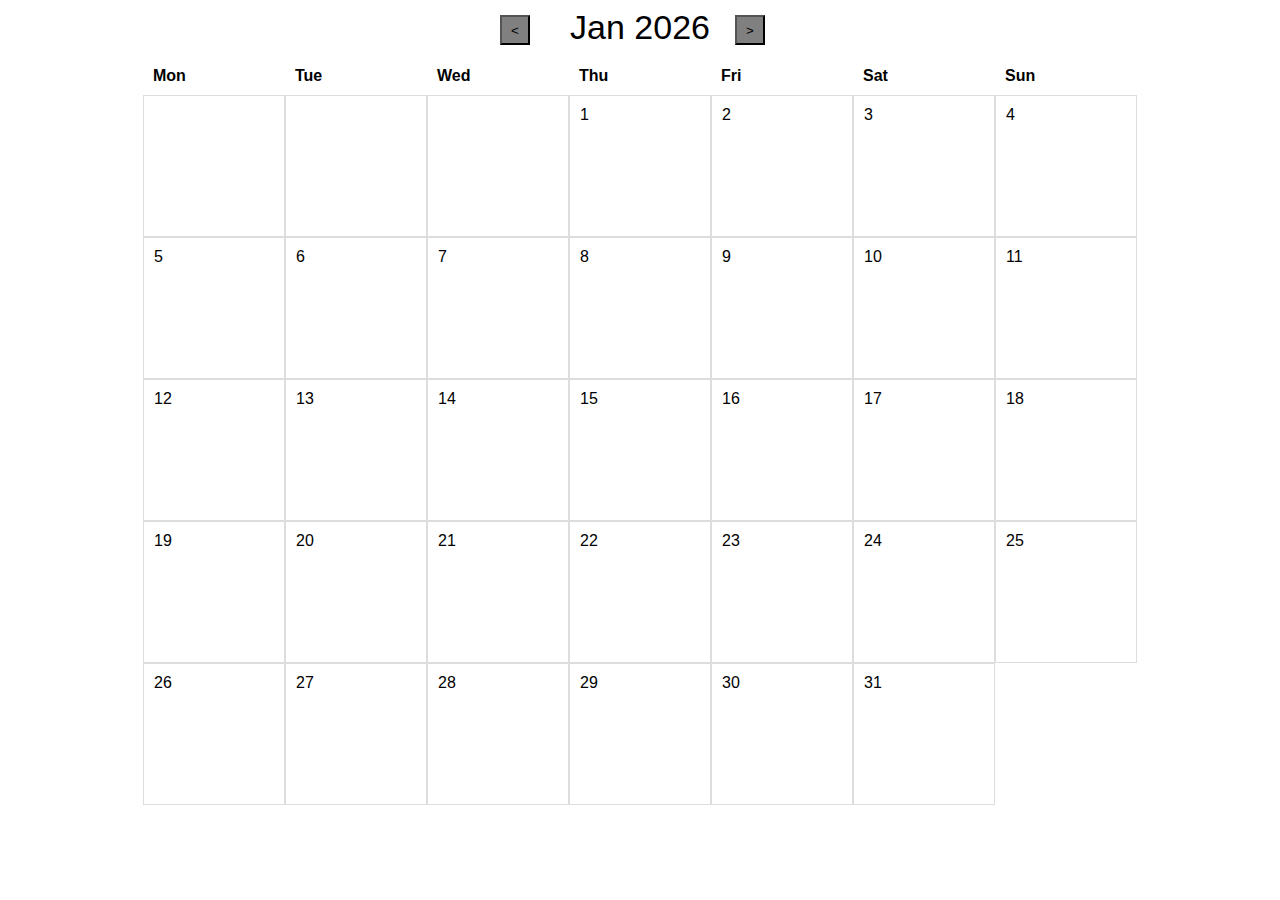
<file: index.html>
<!DOCTYPE html>
<html>
<head> 
<title>Calendar!</title>
<link rel="stylesheet" href="calendar.css">
</head>
<body>

<div class = "calandar">
  <div class="month" id="month">Jan 2026</div>
  <div class="days">
    <div>Mon</div>
    <div>Tue</div>
    <div>Wed</div>
    <div>Thu</div>
    <div>Fri</div>
    <div>Sat</div>
    <div>Sun</div>

</div>
<button id="left"> <
</button>
<button id="right"> > </button>
<div class="dates"></div>

<div id="datePicker" class="hidden">
  <select id="monthSelect">
    <option value="0">Jan</option>
    <option value="1">Feb</option>
    <option value="2">Mar</option>
    <option value="3">Apr</option>
    <option value="4">May</option>
    <option value="5">Jun</option>
    <option value="6">Jul</option>
    <option value="7">Aug</option>
    <option value="8">Sep</option>
    <option value="9">Oct</option>
    <option value="10">Nov</option>
    <option value="11">Dec</option>

  </select>
    <input type="number" id="yearInput" value="2026">
    <button id="applyDate">Go</button>
</div>

</div>
<script src = "new.js"></script>
  
</body>
</html>
</file>
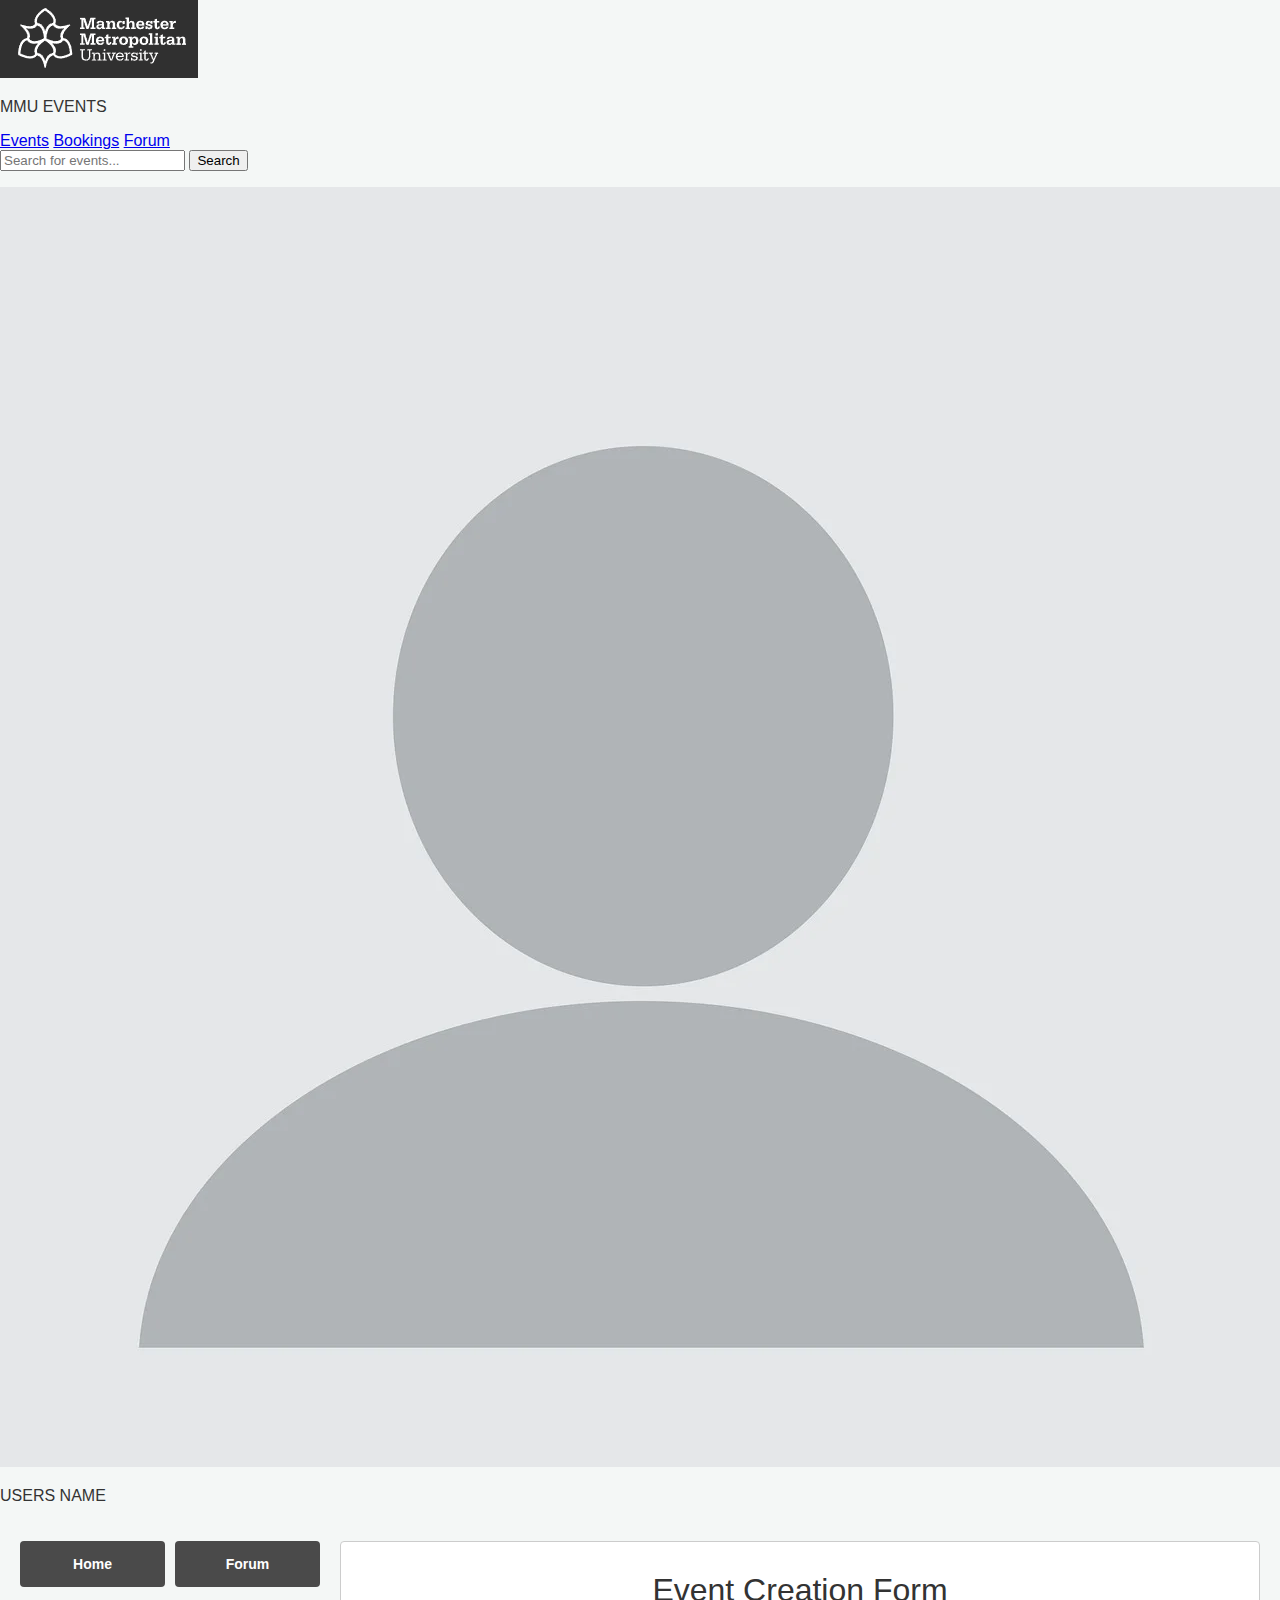
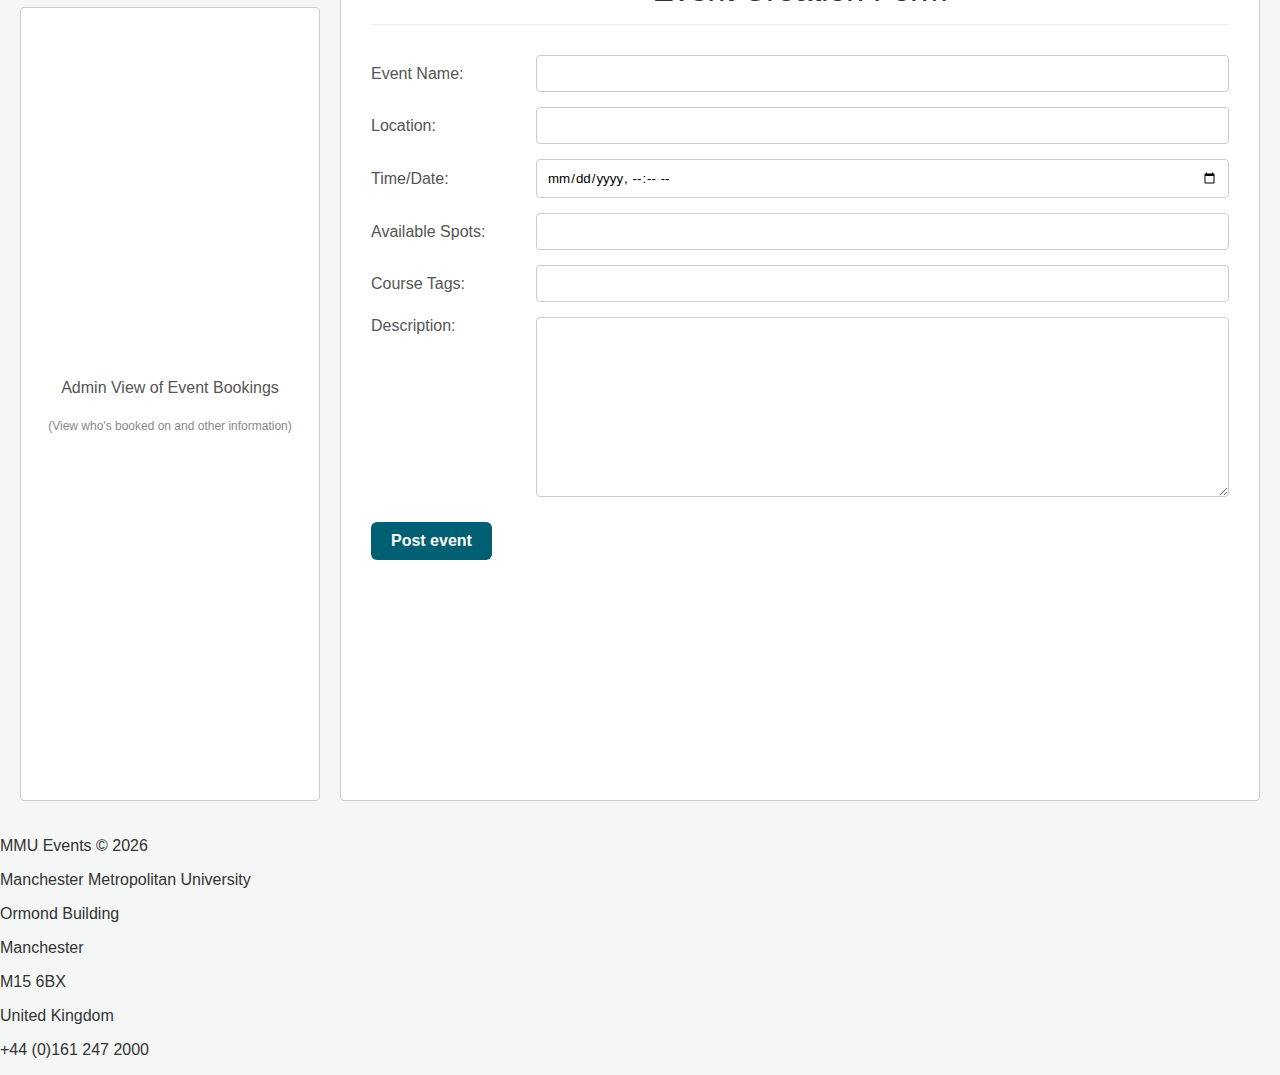
<file: adminPage.html>
<!DOCTYPE html>
<html lang="en">
<head>
    <meta charset="UTF-8">
    <meta name="viewport" content="width=device-width, initial-scale=1.0">
    <title>Event Management Dashboard</title>
    <script src="JavaScript.js" defer></script>
    <style>
        /* Global Reset and Typography */
        body {
            margin: 0;
            padding: 0;
            font-family: Arial, sans-serif;
            background-color: #f4f7f6;
            color: #333;
        }

        /* Macro Layout: Grid Scaffolding */
       .dashboard-container {
            display: grid;
            grid-template-columns: 300px 1fr;
            gap: 20px;
            padding: 20px;
            min-height: 100vh;
            box-sizing: border-box;
        }

        /* Sidebar Styling */
       .sidebar {
            display: flex;
            flex-direction: column;
            gap: 20px;
        }

       .nav-buttons {
            display: flex;
            gap: 10px;
        }

       .nav-btn {
            flex: 1;
            padding: 15px;
            background-color: #4a4a4a;
            color: white;
            border: none;
            border-radius: 4px;
            cursor: pointer;
            text-align: center;
            font-weight: bold;
            font-size: 14px;
        }

       .nav-btn:hover {
            background-color: #333;
        }

       .admin-view-module {
            flex: 1;
            border: 1px solid #ccc;
            background-color: white;
            display: flex;
            flex-direction: column;
            align-items: center;
            justify-content: center;
            padding: 20px;
            text-align: center;
            border-radius: 4px;
        }

       .admin-view-module h3 {
            font-size: 16px;
            font-weight: normal;
            color: #555;
            margin-bottom: 10px;
        }

       .admin-view-module p {
            font-size: 12px;
            color: #888;
        }

        /* Main Content Styling */
       .main-content {
            background-color: white;
            border: 1px solid #ccc;
            padding: 30px;
            border-radius: 4px;
        }

       .form-title {
            text-align: center;
            margin-top: 0;
            margin-bottom: 30px;
            padding-bottom: 15px;
            border-bottom: 1px solid #eee;
            font-weight: normal;
        }

        /* Form Layout */
       .form-group {
            display: grid;
            grid-template-columns: 150px 1fr;
            align-items: center;
            gap: 15px;
            margin-bottom: 15px;
        }

       .form-group.align-top {
            align-items: flex-start;
        }

       .form-group label {
            color: #555;
        }

       .form-control {
            width: 100%;
            padding: 10px;
            border: 1px solid #ccc;
            border-radius: 4px;
            box-sizing: border-box;
            font-family: inherit;
        }

        textarea.form-control {
            resize: vertical;
            min-height: 180px;
        }

       .btn-submit {
            background-color: #005f73;
            color: white;
            padding: 10px 20px;
            border: none;
            border-radius: 6px;
            cursor: pointer;
            font-size: 16px;
            font-weight: bold;
            margin-top: 10px;
        }

       .btn-submit:hover {
            background-color: #0a9396;
        }
    </style>
</head>
<body>
    <div id="navbar"></div>
    <div class="dashboard-container">
        
        <aside class="sidebar" aria-label="Administrative Navigation">
            <nav class="nav-buttons" aria-label="Primary Functions">
                <button type="button" class="nav-btn">Home</button>
                <button type="button" class="nav-btn">Forum</button>
            </nav>

            <section class="admin-view-module">
                <h3>Admin View of Event Bookings</h3>
                <p>(View who's booked on and other information)</p>
            </section>
        </aside>

        <main class="main-content" aria-label="Event Management Area">
            <h1 class="form-title">Event Creation Form</h1>
            
            <form action="#" method="POST" aria-labelledby="form-title">
                <div class="form-group">
                    <label for="eventName">Event Name:</label>
                    <input type="text" id="eventName" name="eventName" class="form-control" required>
                </div>

                <div class="form-group">
                    <label for="location">Location:</label>
                    <input type="text" id="location" name="location" class="form-control" required>
                </div>

                <div class="form-group">
                    <label for="timeDate">Time/Date:</label>
                    <input type="datetime-local" id="timeDate" name="timeDate" class="form-control" required>
                </div>

                <div class="form-group">
                    <label for="availableSpots">Available Spots:</label>
                    <input type="number" id="availableSpots" name="availableSpots" class="form-control" min="1" required>
                </div>

                <div class="form-group">
                    <label for="courseTags">Course Tags:</label>
                    <input type="text" id="courseTags" name="courseTags" class="form-control">
                </div>

                <div class="form-group align-top">
                    <label for="description">Description:</label>
                    <textarea id="description" name="description" class="form-control" required></textarea>
                </div>

                <button type="submit" class="btn-submit">Post event</button>
            </form>
        </main>

    </div>
<footer id="footer"></footer>
</body>
</html>
</file>
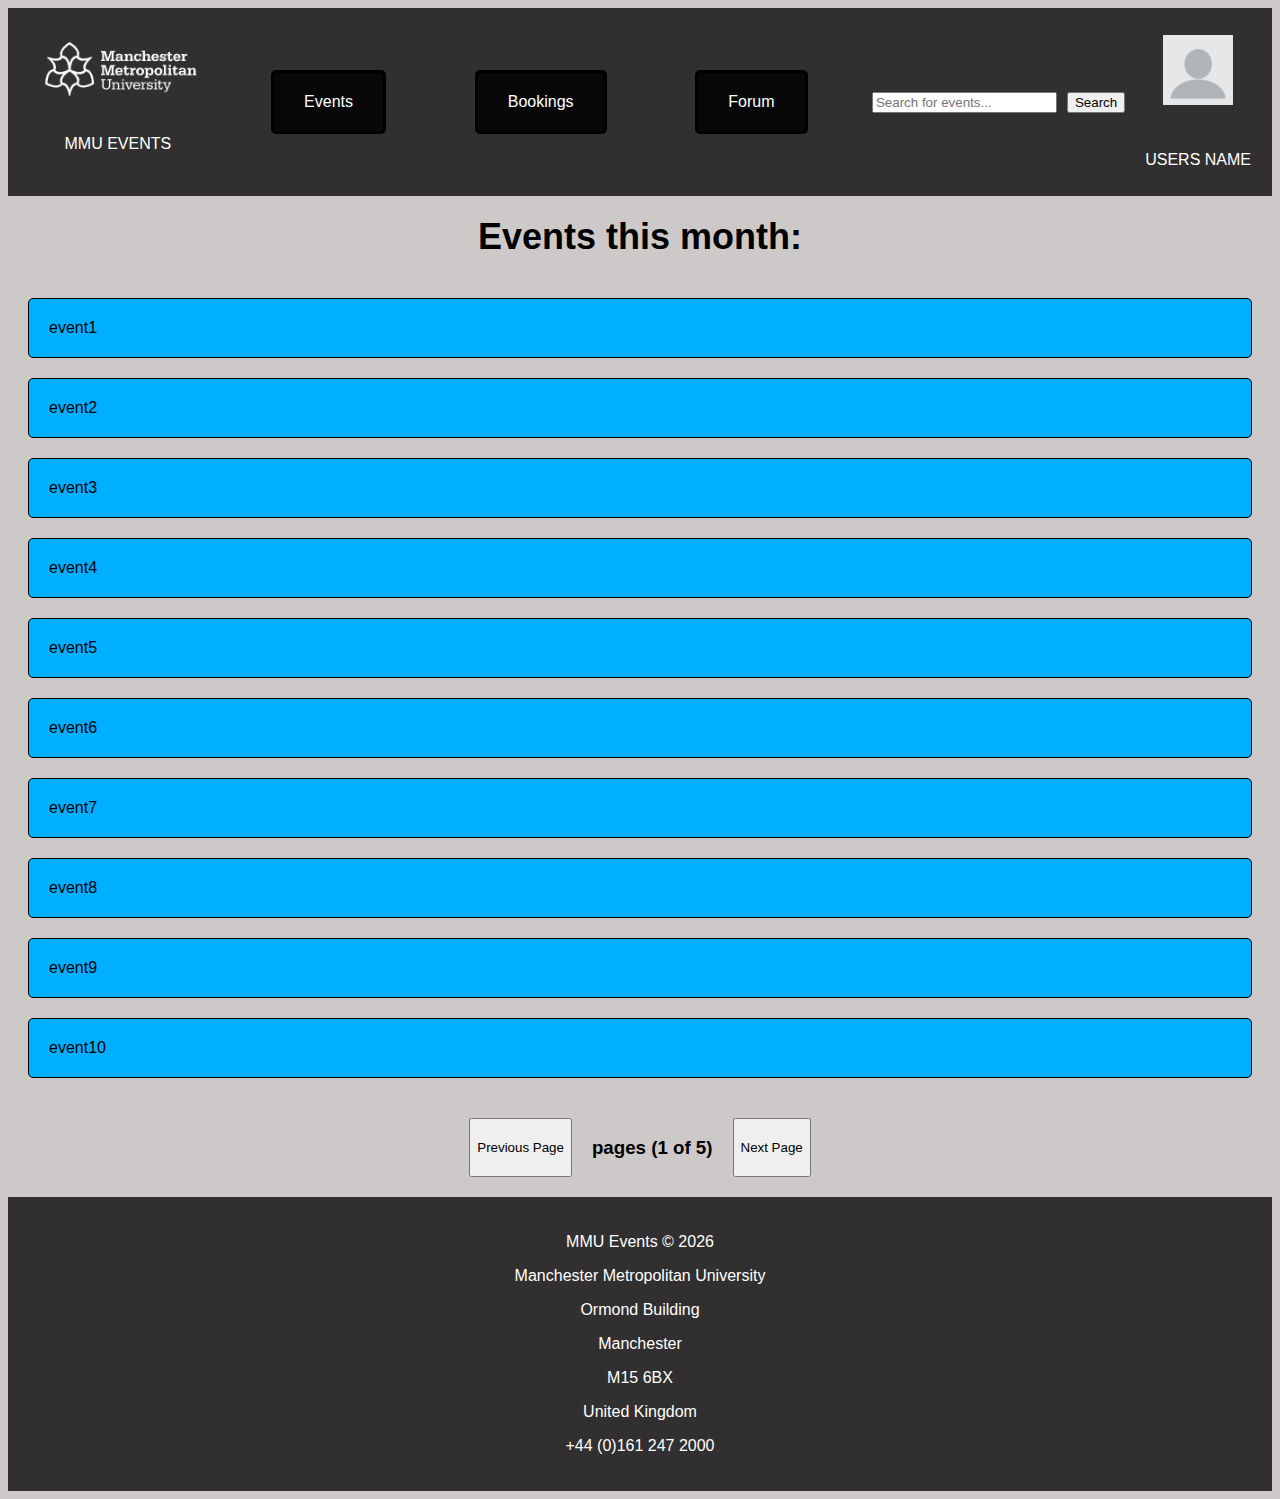
<file: Eventpage.html>
<!DOCTYPE html>
<html lang="en">
    <head>
        <meta charset="UTF-8">
        <meta name="viewport" content="width=device-width, initial-scale=1.0">
        <title>Current Events</title>
        <script src="JavaScript.js" defer></script>
        <link rel="stylesheet" href="styles.css">
    </head>
    <body>
        <div id="navbar"></div>
        <h1 id="eventtitle">Events this month:</h1>
        <div id="events">
            <!--10 events per page-->
            <!--javascript will be used to inject the event into each box-->
            <div id="e1">event1</div>
            <div id="e2">event2</div>
            <div id="e3">event3</div>
            <div id="e4">event4</div>
            <div id="e5">event5</div>
            <div id="e6">event6</div>
            <div id="e7">event7</div>
            <div id="e8">event8</div>
            <div id="e9">event9</div>
            <div id="e10">event10</div>
        </div>
        <div id = 'buttons'>
            <button id = "prev-page">Previous Page</button>
            <h3>pages (1 of 5)</h3>
            <button id = "next-page">Next Page</button>
        </div>
        <footer id="footer"></footer>
    </body>
</html>
</file>
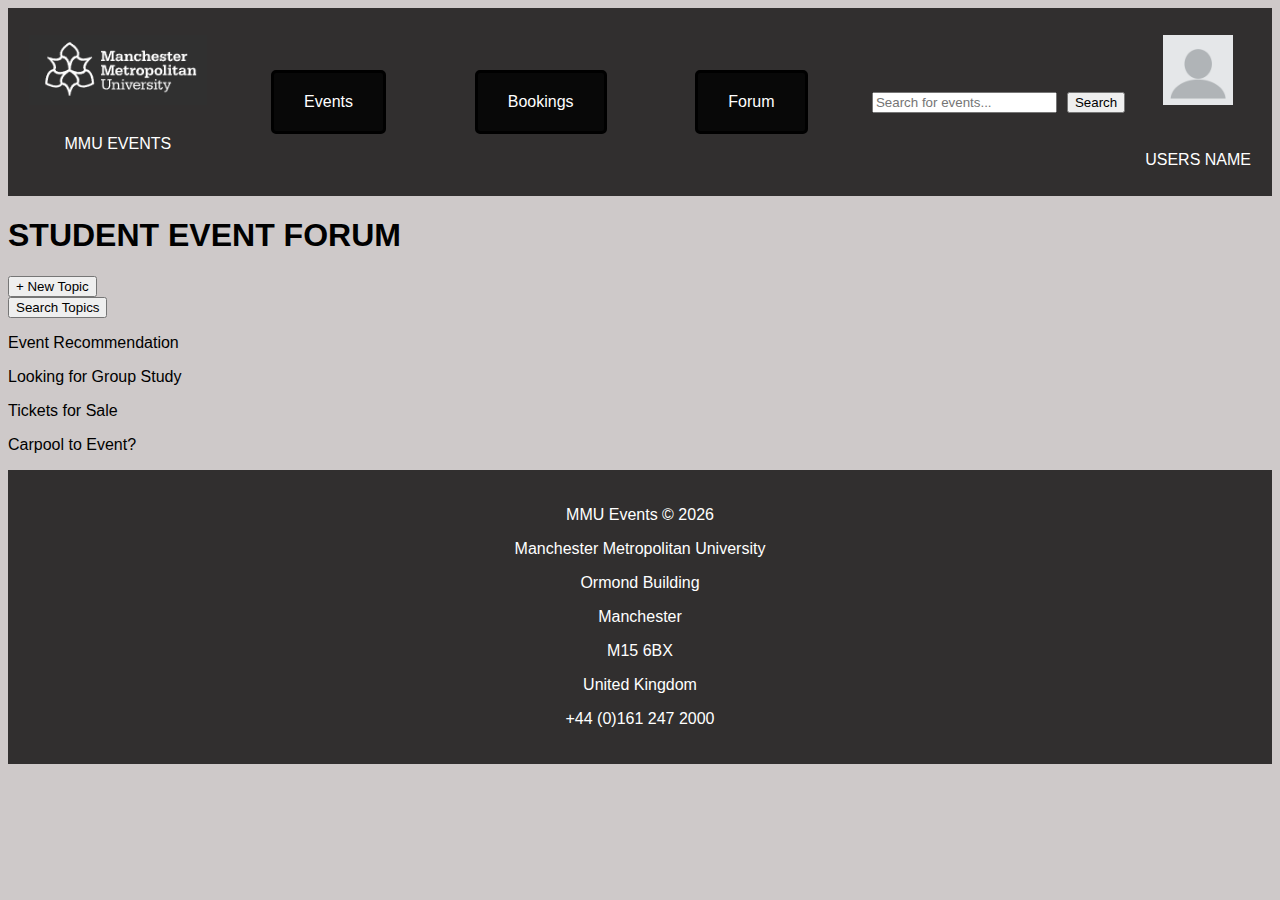
<file: forum.html>
<!DOCTYPE html>
<html lang="en">
<head>
    <meta charset="UTF-8">
    <title>Student Forum (Barebones)</title>
    <script src="JavaScript.js" defer></script>
    <link rel="stylesheet" href="styles.css">
</head>
<body>
    <div id="navbar"></div>
    <!-- Forum Title -->
    <div class="forum-title">
        <h1>STUDENT EVENT FORUM</h1>
    </div>

    <!-- Forum Actions -->
    <div class="forum-actions">
        <button>+ New Topic</button>
        <div class="forum-search">
            <button>Search Topics</button>
        </div>
    </div>

    <!-- Forum Topics Container -->
    <div class="forum-container">

        <!-- Topic Item -->
        <div class="forum-topic">
            <p>Event Recommendation</p>
        </div>

        <!-- Topic Item -->
        <div class="forum-topic">
            <p>Looking for Group Study</p>
        </div>

        <!-- Topic Item -->
        <div class="forum-topic">
            <p>Tickets for Sale</p>
        </div>

        <!-- Topic Item -->
        <div class="forum-topic">
            <p>Carpool to Event?</p>
        </div>

    </div>
<footer id="footer"></footer>
</body>
</html>
</file>
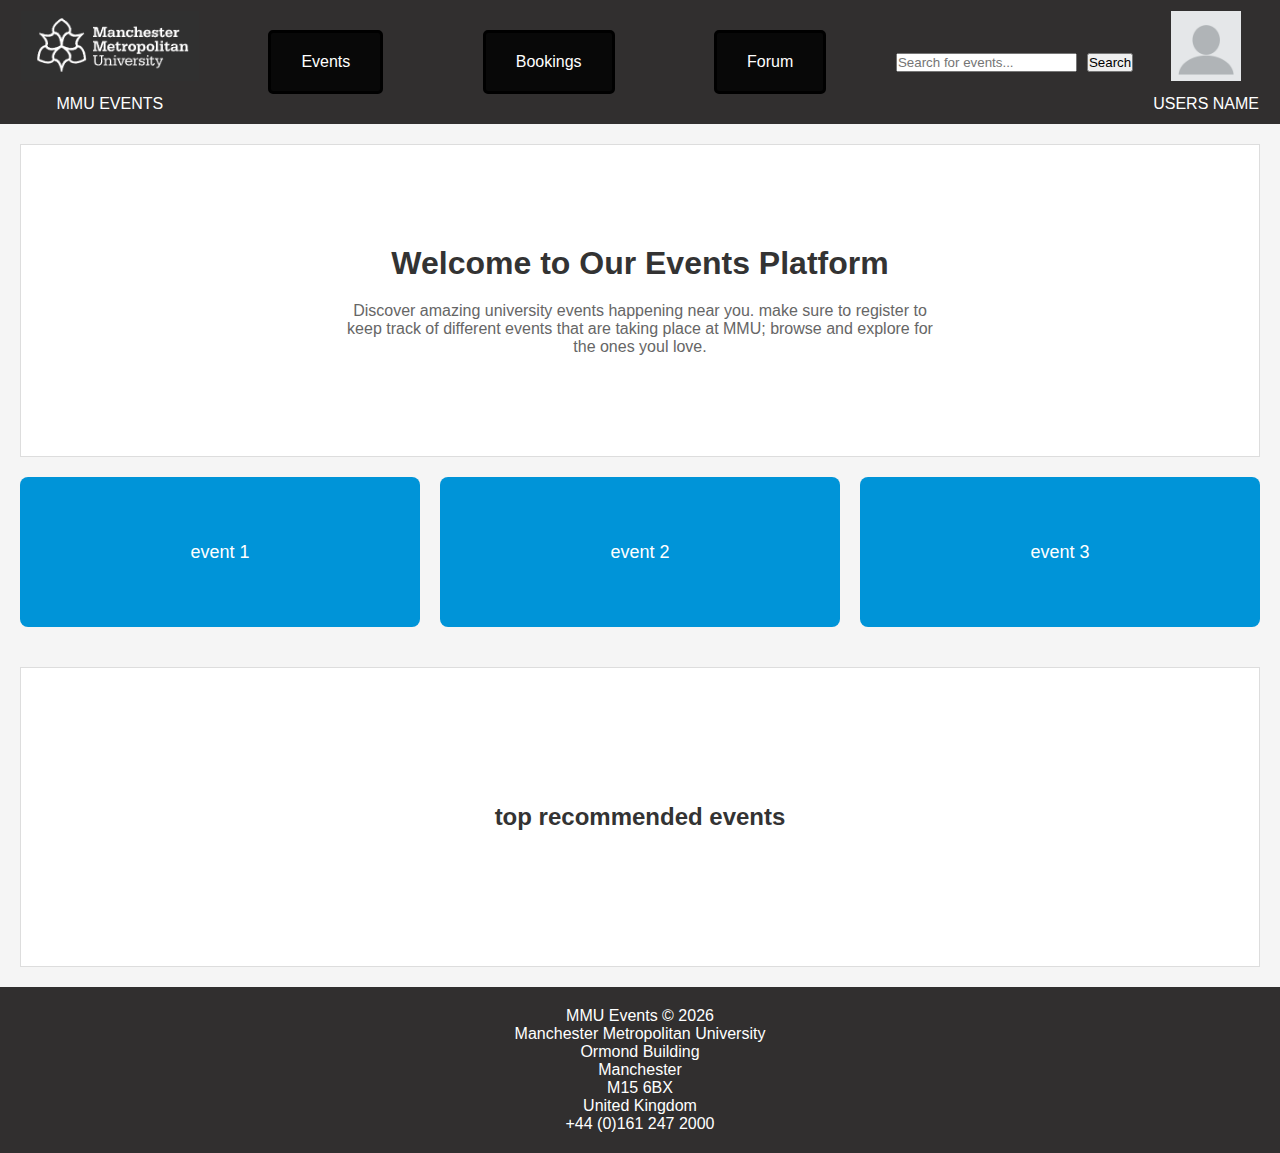
<file: homepage.html>
<!DOCTYPE html>
<html lang="en">
<head>
<meta charset="UTF-8">
<meta name="viewport" content="width=device-width, initial-scale=1.0">
<title>Home Page - Events</title>
<script src="JavaScript.js" defer></script>
<link rel="stylesheet" href="styles.css">
<style>
* {
margin: 0;
padding: 0;
box-sizing: border-box;
}

body {
font-family: 'Segoe UI', Tahoma, Geneva, Verdana, sans-serif;
background-color: #f5f5f5;
}

/* Main Description Section */
.main-description {
background-color: white;
padding: 100px 40px;
text-align: center;
margin: 20px;
border: 1px solid #ddd;
min-height: 300px;
display: flex;
flex-direction: column;
justify-content: center;
align-items: center;
}

.main-description h1 {
font-size: 32px;
color: #333;
margin-bottom: 20px;
}

.main-description p {
font-size: 16px;
color: #666;
max-width: 600px;
}

/* Events Section */
.events-section {
display: grid;
grid-template-columns: repeat(3, 1fr);
gap: 20px;
margin: 20px;
margin-bottom: 40px;
}

.event-card {
background-color: #0094d8;
padding: 60px 20px;
border-radius: 8px;
text-align: center;
color: white;
cursor: pointer;
transition: background-color 0.3s;
min-height: 150px;
display: flex;
align-items: center;
justify-content: center;
font-size: 18px;
}

.event-card:hover {
background-color: #555;
}

/* Top Recommended Section */
.recommended-section {
background-color: white;
padding: 100px 40px;
text-align: center;
margin: 20px;
border: 1px solid #ddd;
min-height: 300px;
display: flex;
align-items: center;
justify-content: center;
}

.recommended-section h2 {
font-size: 24px;
color: #333;
}

.contact-button {
background-color: #333;
color: white !important;
padding: 12px 30px;
border-radius: 4px;
margin-top: 20px;
font-weight: bold;
transition: background-color 0.3s;
}

.contact-button:hover {
background-color: #555 !important;
color: white !important;
}

.mmu-button {
background-color: #333;
color: white !important;
padding: 12px 30px;
border-radius: 4px;
margin-top: 20px;
font-weight: bold;
transition: background-color 0.3s;
display: inline-block;
}

.mmu-button:hover {
background-color: #555 !important;
color: white !important;
}

/* Responsive Design */
@media (max-width: 1024px) {
.events-section {
grid-template-columns: repeat(2, 1fr);
}
}

@media (max-width: 768px) {
.header-right {
width: 100%;
justify-content: space-between;
}

.events-section {
grid-template-columns: 1fr;
}
}
</style>
</head>
<body>
<!-- Header -->
 <div id="navbar"></div>

<!-- Main Description -->
<section class="main-description">
<h1>Welcome to Our Events Platform</h1>
<p>Discover amazing university events happening near you. make sure to register to keep track of different events that are taking place at MMU; browse and explore for the ones youl love.</p>
</section>

<!-- Events Grid -->
<section class="events-section">
<div class="event-card">event 1</div>
<div class="event-card">event 2</div>
<div class="event-card">event 3</div>
</section>

<!-- Top Recommended Events -->
<section class="recommended-section">
<h2>top recommended events</h2>
</section>

<!-- Footer -->
<footer id="footer">
</footer>
</body>

</html>
</file>
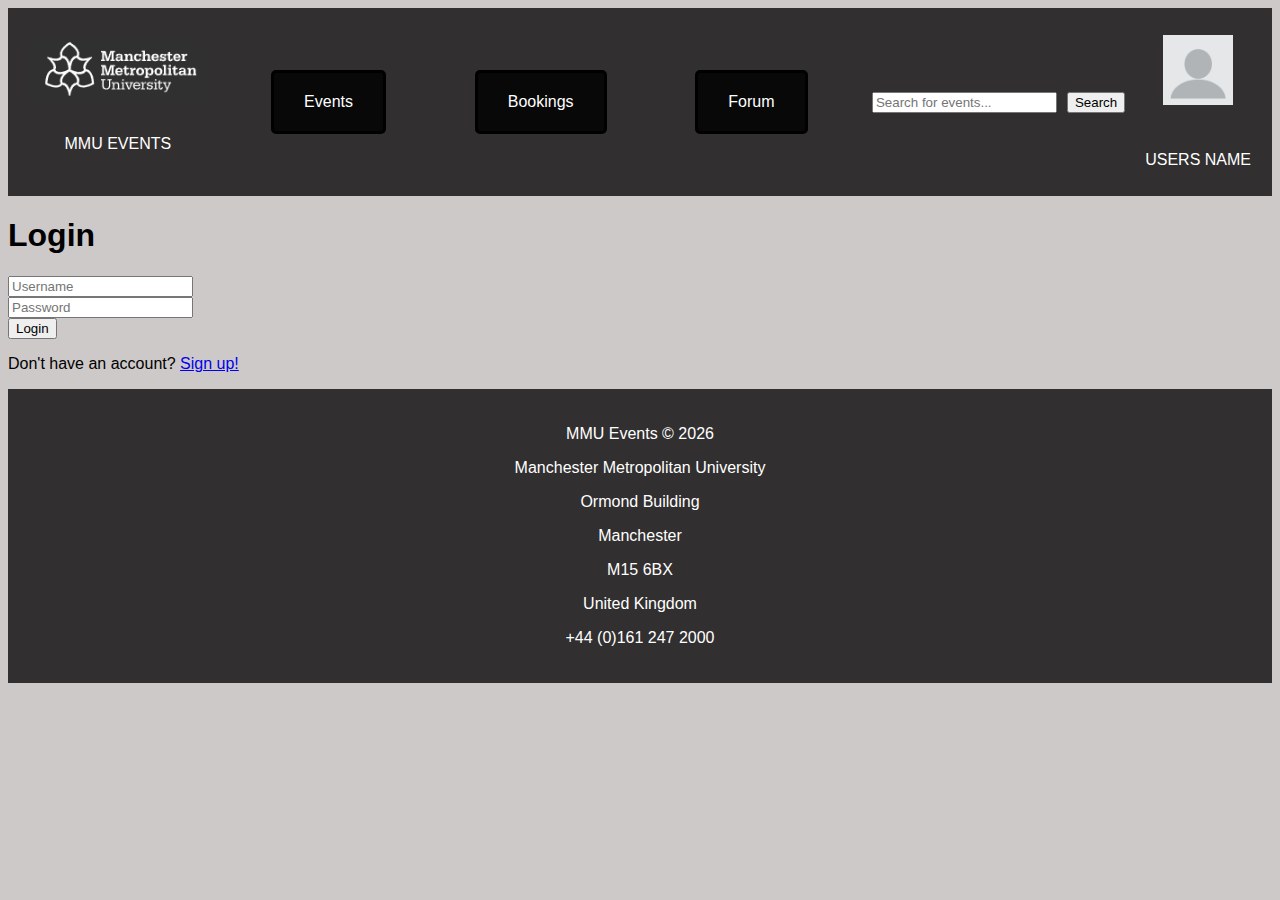
<file: login.html>
<!Doctype html>
<html>
<head>
    <title>Login Form</title>
    <link rel="stylesheet" href="styles.css">
    <script src="JavaScript.js" defer></script>
</head>
<body>
<div id="navbar"></div>

<div class="wrapper">
    <form action="">
        <h1>Login</h1>
        <div class="input-box">
            <input type="text" placeholder="Username" required>
        </div>

        <div class="input-box">
            <input type="password" placeholder="Password" required></label>
        </div>

        

        <button type="submit" class="btn">Login</button>

        <div class="register-link">
            <p>Don't have an account? <a href="#">Sign up!</a></p>
        </div>

    </form>
</div>

<footer id="footer"></footer>
</body>
</html>
</file>
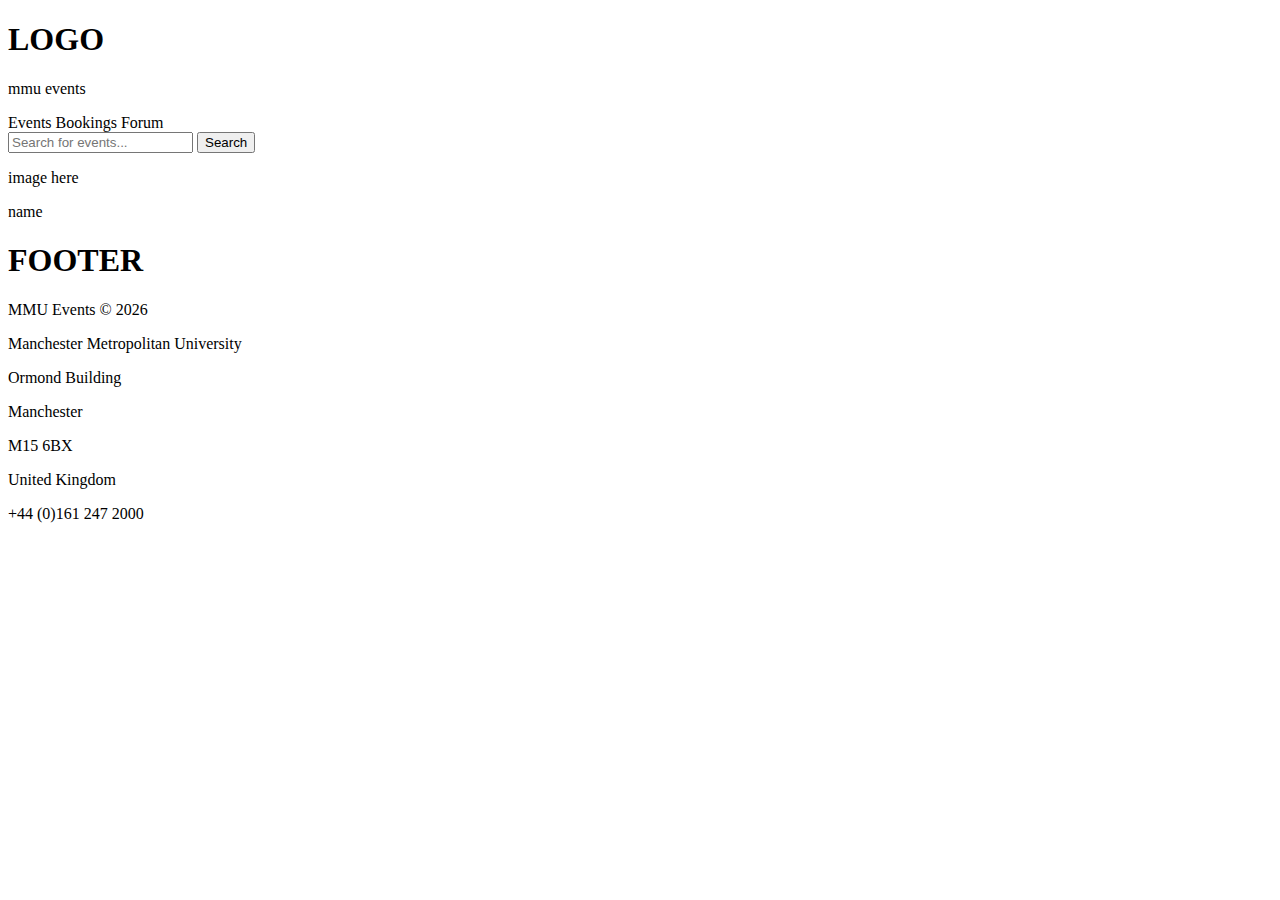
<file: navigation.html>
<!DOCTYPE html>
<html lang="en">
    <head>
    </head>

    <body>
        <!--navigation bar for all pages, to be in line-->
        <h1>LOGO</h1>
        <p>mmu events</p>
        <nav>
            <!--nav will be linked once added to pages-->
            <a>Events</a>
            <a>Bookings</a>
            <a>Forum</a>
        </nav>

        <div id="search">
            <input type="text" placeholder="Search for events...">
            <button>Search</button>
        </div>

        <div id="user-profile">
            <!--inject html via js to add details-->
            <p>image here</p>
            <p>name</p>
        </div>

        <h1> FOOTER </h1> <!--temporary to show seperation on page-->
    </body>
    <footer>
        <!--footer for all pages with contacts etc.-->
        <p>MMU Events © 2026</p>

        <div id="address">
            <p>Manchester Metropolitan University</p>
            <p>Ormond Building</p>
            <p>Manchester</p>
            <p>M15 6BX</p>
            <p>United Kingdom</p>
        </div>

        <div id="contact">
            <p>+44 (0)161 247 2000</p>
        </div>
    </footer>
</html>
</file>
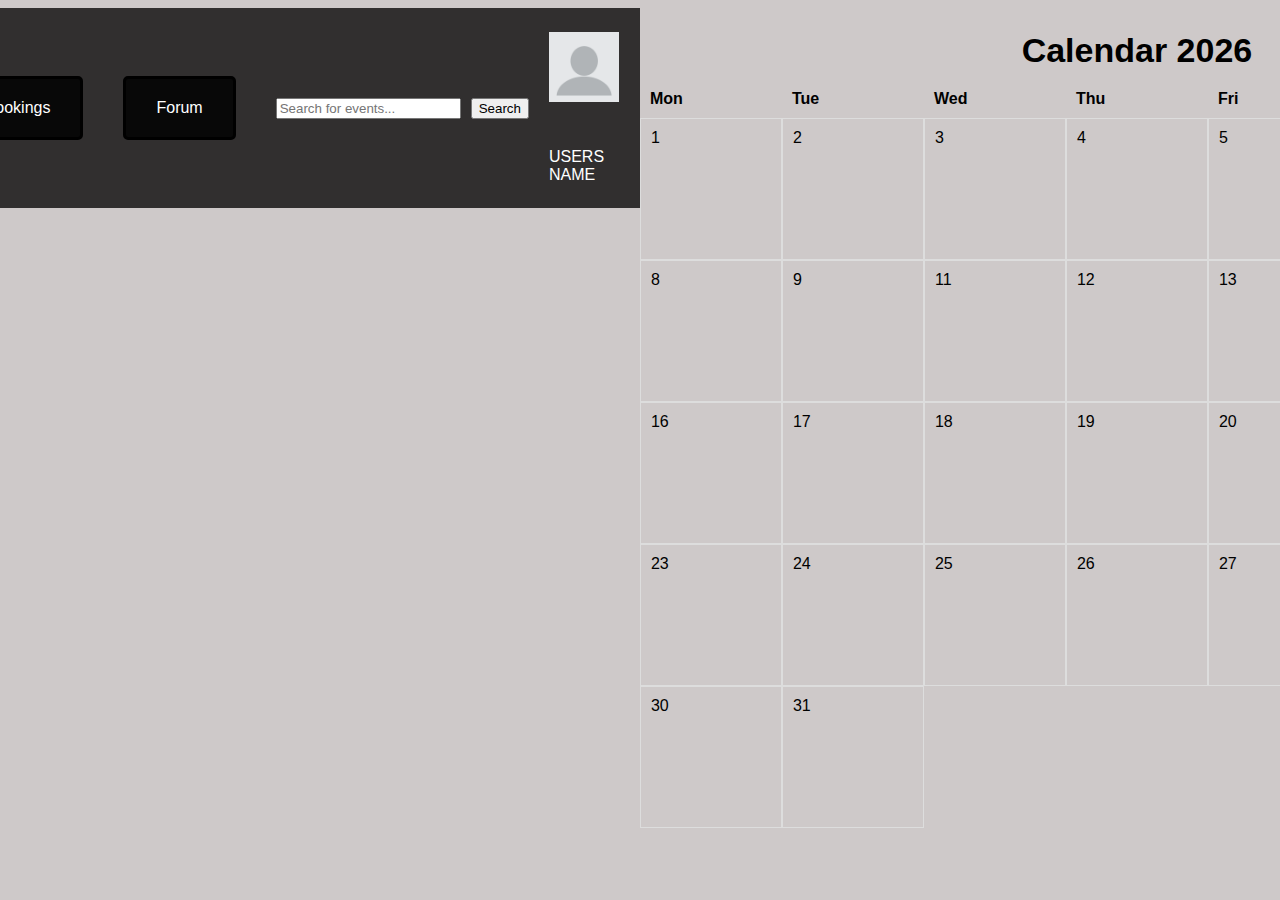
<file: personalcalendar.html>
<!DOCTYPE html>
<html>
<head> 
<title>Calendar!</title>
<link rel="stylesheet" href="calendar.css">
<link rel="stylesheet" href="styles.css">
<script src="JavaScript.js" defer></script>
</head>
<body>
<div id="navbar"></div>
<div class = "calender">
  <h1 class="month">Calendar 2026</h1>
  <div class="days">
    <div>Mon</div>
    <div>Tue</div>
    <div>Wed</div>
    <div>Thu</div>
    <div>Fri</div>
    <div>Sat</div>
    <div>Sun</div>

</div>

<div class="dates">
  <div>1</div>
  <div>2</div>
  <div>3</div>
  <div>4</div>
  <div>5</div>
  <div>6</div>
  <div>7</div>
  <div>8</div>
  <div>9</div>
  <div>11</div>
  <div>12</div>
  <div>13</div>
  <div>14</div>
  <div>15</div>
  <div>16</div>
  <div>17</div>
  <div>18</div>
  <div>19</div>
  <div>20</div>
  <div>21</div>
  <div>22</div>
  <div>23</div>
  <div>24</div>
  <div>25</div>
  <div>26</div>
  <div>27</div>
  <div>28</div>
  <div>29</div>
  <div>30</div>
  <div>31</div>


 </div>
</div>
<footer id="footer"></footer>
</body>
</html>
</file>
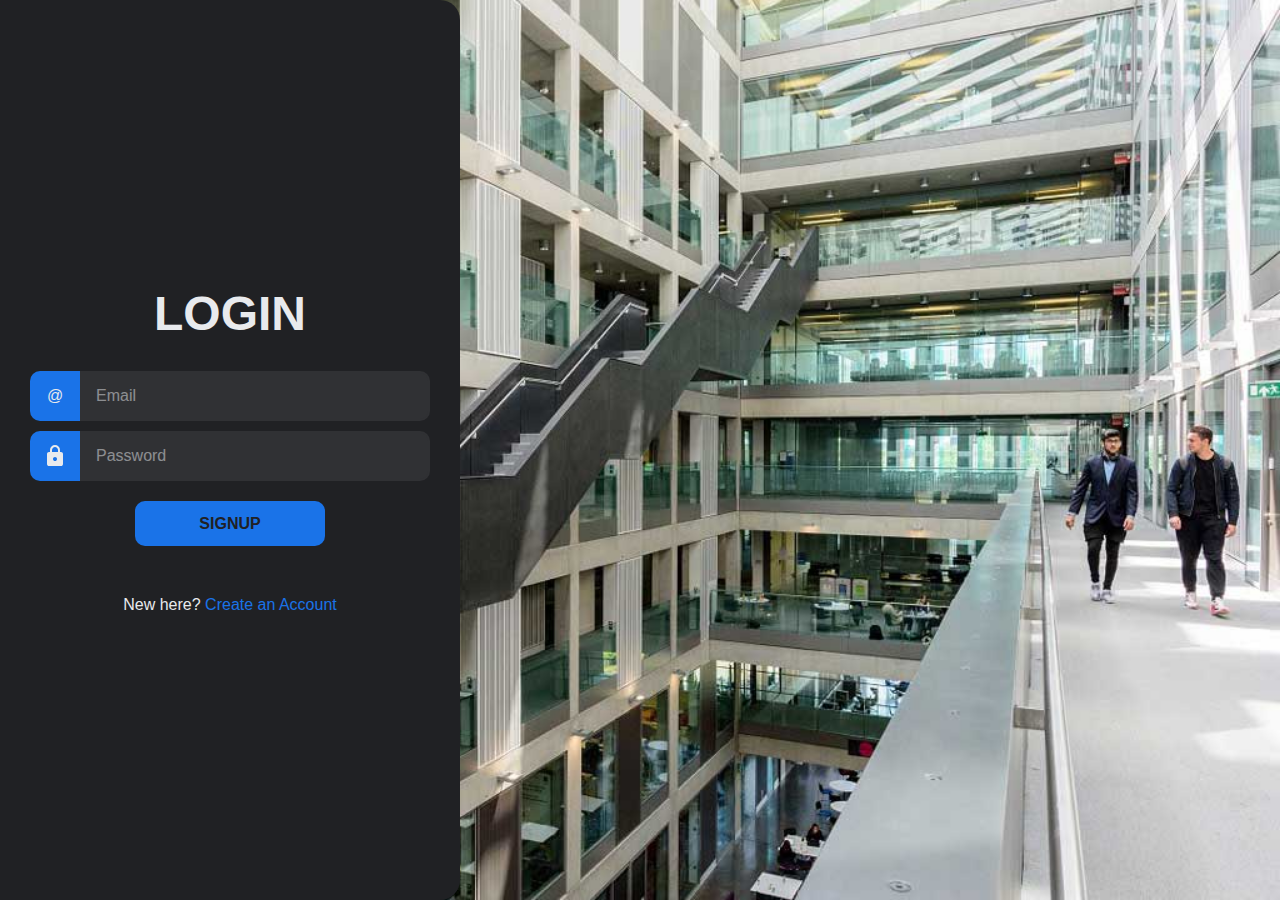
<file: mmusignup/login.html>
<!DOCTYPE html>
<html lang="en">
    <head>
        <meta charset="UTF-8">
        <meta name="viewport" content="width=device-width, initial-scale=1.0">
        <title>Login</title>
        <link rel="stylesheet" href="style.css">
        <script type="text/javascript" src="validation.js" defer></script>
    </head>
    <body>
        <div class="wrapper">
        <h1>Login</h1>
        <p id="error-message"></p>
        <form id="form" >
            
            <div>
                <label>
                <span>@</span>
                </label>
                <input required type="email" name="email" id="email-input" placeholder="Email">
            </div>
            <div>
                <label for="password-input">
                    <svg xmlns="http://www.w3.org/2000/svg" height="24px" viewBox="0 -960 960 960" width="24px" fill="#e8eaed"><path d="M240-80q-33 0-56.5-23.5T160-160v-400q0-33 23.5-56.5T240-640h40v-80q0-83 58.5-141.5T480-920q83 0 141.5 58.5T680-720v80h40q33 0 56.5 23.5T800-560v400q0 33-23.5 56.5T720-80H240Zm296.5-223.5Q560-327 560-360t-23.5-56.5Q513-440 480-440t-56.5 23.5Q400-393 400-360t23.5 56.5Q447-280 480-280t56.5-23.5ZM360-640h240v-80q0-50-35-85t-85-35q-50 0-85 35t-35 85v80Z"/></svg>
                </label>
                <input required type="password" name="password" id="password-input" placeholder="Password">
            </div>
            
            <button type="Login">Signup</button>
        </form>
        <p>New here? <a href="signup.html">Create an Account</a></p>
        </div>
    </body>
    </html>
</file>
<file: calendar.css>
body {
   font-family: Arial, sans-serif;
   display: flex;
   justify-content: center;


}

.calendar {
     width: 400px;
}

.month {
    text-align: center;
    font-size: 34px;
    margin-bottom: 10px;
    cursor: pointer;
}

.days, .dates {
     display: grid;
    grid-template-columns: repeat(7,1fr);
    text-align: left;
    vertical-align: text-top;
}

.days div {
   font-weight: bold;
   padding: 10px;
}

.dates div {
   padding: 10px;
   border: 1px solid #ddd;
   min-height: 120px;
   min-width:120px;
}

.dates div:hover {
   background: #e0e0ff;
   cursor: pointer;
}

#left {

  background-color: grey;
  cursor: pointer;
  position: absolute;
  height: 30px;
  width: 30px;
  left:500px;
  top: 15px;

}

#right {

  background-color: grey;
  position: absolute;
  cursor: pointer;
  height: 30px;
  width: 30px;
  left:735px;
  top: 15px;

}

.hidden{
   display: none;
}

#datePicker{

  position: absolute;
  background: white;
  padding: 10px;
  border: 1px solid black;
  left:100px;
  top: 10px;

}

.calendar-day {
     border: 1px solid white;
     padding: 5px;
     position: relative;
     min-height: 80px;
     overflow: hidden;

}

.note {
   font-size: 12px;
   max-height: 40px;
   overflow-y: auto;
   margin-top: 3px;
   word-wrap: break-word;
   overflow-wrap: break-word;
   
}

.day-input {
   width: 90%;
   font-size: 12px;
}
</file>
<file: styles.css>
/* general styles for all pages */
html {
    font-family: 'Arial', sans-serif;
    background-color: #cec9c9;
    color: #000000;
    margin: 0;
    padding: 0;
}

/* styles for navigation bar (all pages) */
#navbar img {
    max-height: 70px;
}

nav {
    display: flex;
    gap: 20px;
}

#navbar {
    display: flex;
    align-items: center;
    padding: 10px 20px;
    background-color: #312f2f;
    color: white;
    border: solid 1px #312f2f;
    justify-content: space-between;
    gap: 20px;
    width: 100%;
    margin: 0;
    box-sizing: border-box;
    max-height: 200px;
}

#titles {
    display: flex;
    align-items: center;
    flex-direction: column;
    gap: 10px;
}

nav {
    display: flex;
    gap: 40px;
    flex: 1;
    justify-content: space-around;
    margin: 0 20px;
}

#search {
    display: flex;
    gap: 10px;
}

#user-profile {
    display: flex;
    gap: 10px;
    align-items: center;
    flex-direction: column;
}

nav a {
    text-decoration: none;
    color: white;
    border: solid 3px rgb(0, 0, 0);
    border-radius: 5px;
    padding: 20px 30px;
    background-color: #080808;
}

nav a:hover {
    background-color: #6b6868;
}

/* styles for footer (all pages) */

#footer {
    background-color: #312f2f;
    color: white;
    text-align: center;
    padding: 20px 0;
}

/* event page styles */
#eventtitle {
    font-size: 36px;
    font-weight: bold;
    margin: 20px 0;
    text-align: center;
}

#events {
    display: flex;
    flex-direction: column;
    gap: 20px;
    padding: 20px;
}

#events div {
    border: 1px solid #000000;
    border-radius: 5px;
    padding: 20px;
    background-color: #00afff;
}

#events div:hover {
    background-color: #0070a3;
}

#buttons {
    display: flex;
    gap: 20px;
    justify-content: center;
    margin: 20px 0;
}
</file>
<file: mmusignup/style.css>
@import url('https://fonts.googleapis.com/css2?family=Roboto:ital,wght@0,100..900;1,100..900&display=swap');
:root{
    --accent-color: #1a73e8;
    --base-color: #202124;
    --text-color: #e8eaed;
    --input-color: #303134;
}
*{
    margin: 0;
    padding: 0;
}
html{
    font-family: Poppins, Segoe UI, sans-serif;
    font-size: 12pt;
    color: var(--text-color);
    text-align: center;
}
body{
    min-height: 100vh;
    display: flex;
    justify-content: flex-start;
    align-items: center;
    padding-left: 0;
    background-image:url(background1.jpg);
    background-size: cover;
    background-position: right;
    overflow: hidden;
}
.wrapper {
    box-sizing: border-box;
    background-color: var(--base-color);
    height: 100vh;
    width: min(460px, 90%);
    padding: 10px;
    border-radius: 0 20px 20px 0;
    display: flex;
    flex-direction: column;
    align-items: center;
    justify-content: center;

}
h1{
    font-size: 3rem;
    font-weight: 900;
    text-transform: uppercase;
}
a{
    text-decoration: none;
    color: var(--accent-color);
}
form{
    width: min(400px, 100%);
    margin-top: 20px;
    margin-bottom: 50px;
    display: flex;
    flex-direction: column;
    align-items: center;
    gap: 10px;
}
form > div{
    width: 100%;
    display: flex;
    justify-content: center;
}
form label{
    display: flex;
    justify-content: center;
    align-items: center;
    flex-shrink: 0;
    height: 50px;
    width: 50px;
    background-color: var(--accent-color);
    fill: var(--base-color);
    border-radius: 10px 0 0 10px;
} 
form input{
    box-sizing: border-box;
    color: var(--text-color);
    flex-grow: 1;
    min-width: 0;
    height: 50px;
    padding: 1em;
    font: inherit;
    border-radius: 0 10px 10px 0;
    border: 2px solid var(--input-color);
    border-left: none;
    background-color: var(--input-color);
    transition: 150ms ease;
}
form input:hover{
    border: 2px solid var(--accent-color);
}
form input:focus{
    outline: none;
    border-color: var(--text-color);
}
div:has(input:focus) > label{
    background-color: var(--text-color);
}
form input::placeholder{
    color: var(--text-color);
    opacity: 0.5;
}
form button{
    margin-top: 10px;
    border: none;
    border-radius: 10px 10px 10px 10px;
    padding: .85em 4em;
    background-color: var(--accent-color);
    color: var(--base-color);
    font: inherit;
    font-weight: 600;
    text-transform: uppercase;
    cursor: pointer;
    transition: 150ms ease;
}
form button:hover{
    background-color: var(--text-color);
}
form button:focus{
    outline: none;
    background-color: var(--text-color);
}
a:hover{
    text-decoration: underline;
}
@media(max-width: 1100px){
    .wrapper{
        width: min(600px, 100%);
        border-radius: 0;
    }
}
form div.incorrect label{
background-color: #f06272;
}
form div.incorrect input{
border-color: #f06272;
}
#error-message{
    color: #f06272;
    font-weight: 600;
    margin-top: 10px;
}
</file>
